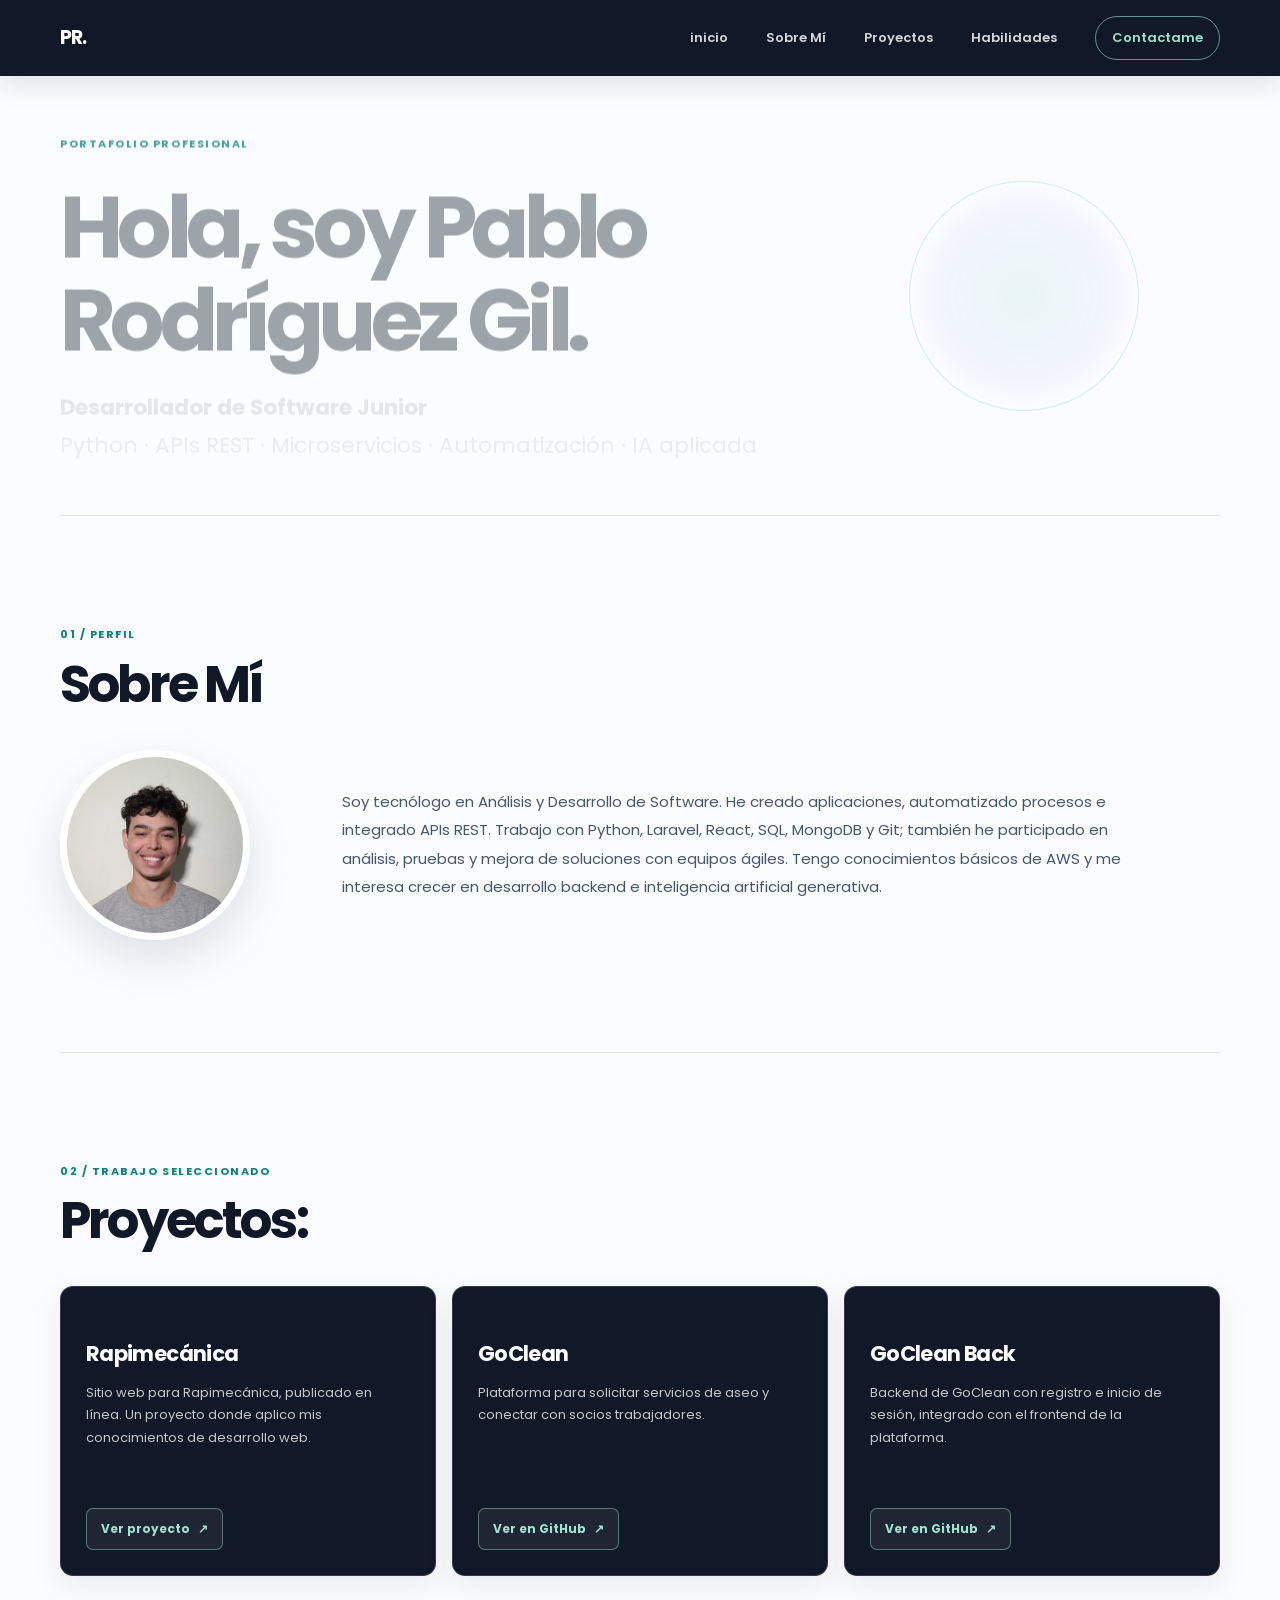
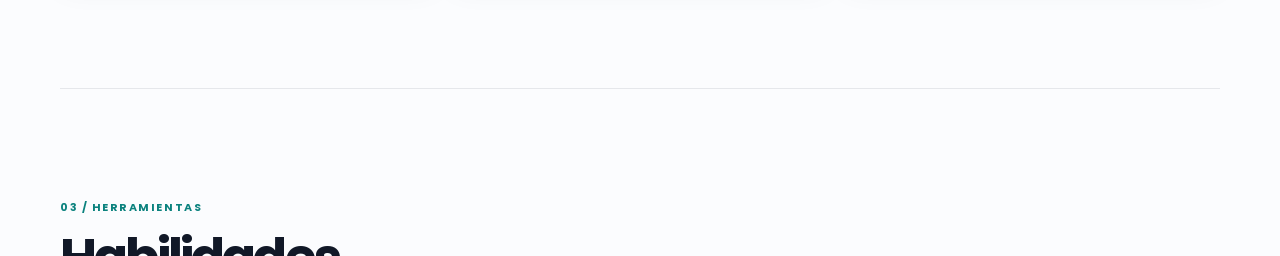
<file: index.html>
<!doctype html>
<html lang="es">
  <head>
    <meta charset="utf-8">
    <meta name="viewport" content="width=device-width, initial-scale=1">
    <meta http-equiv="refresh" content="0; url=/pagina.html">
    <link rel="canonical" href="/pagina.html">
    <title>Portafolio de Pablo Rodríguez Gil</title>
  </head>
  <body>
    <p>Abriendo el portafolio… <a href="/pagina.html">Continuar</a></p>
  </body>
</html>
</file>
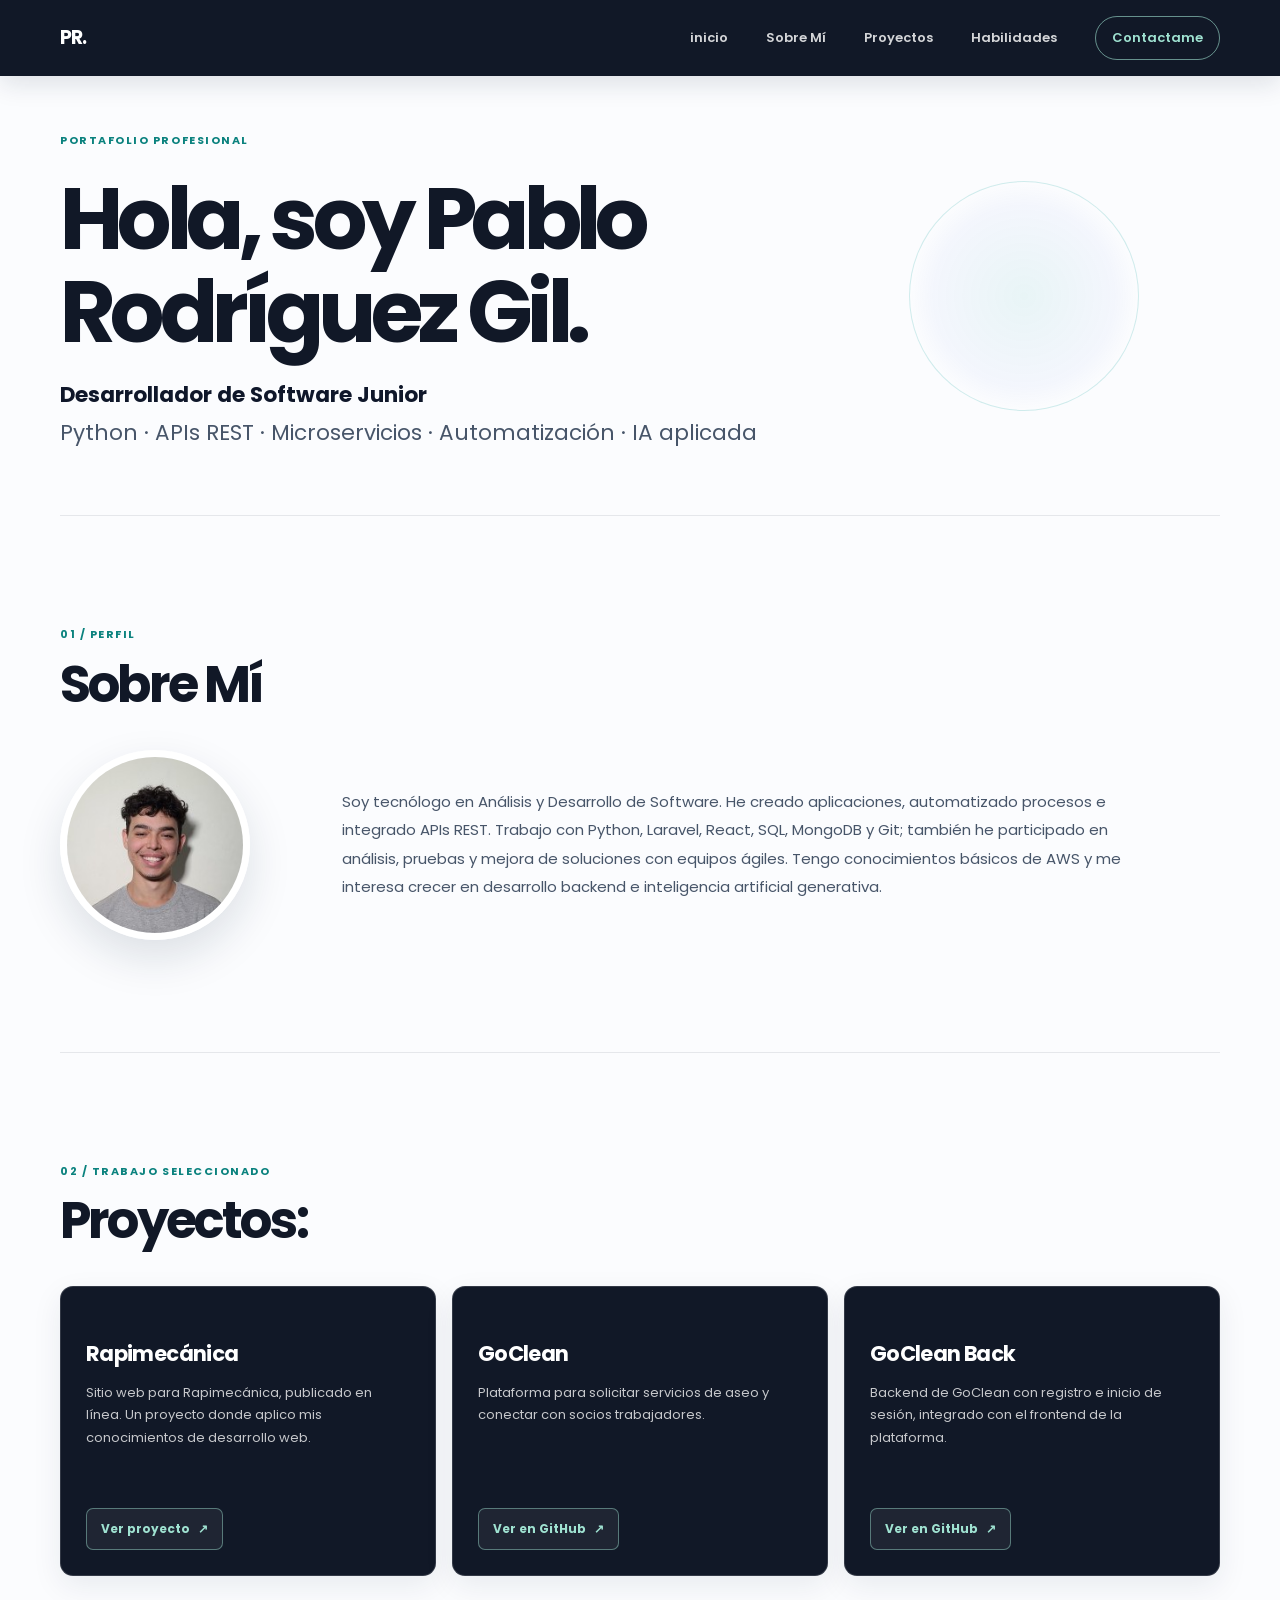
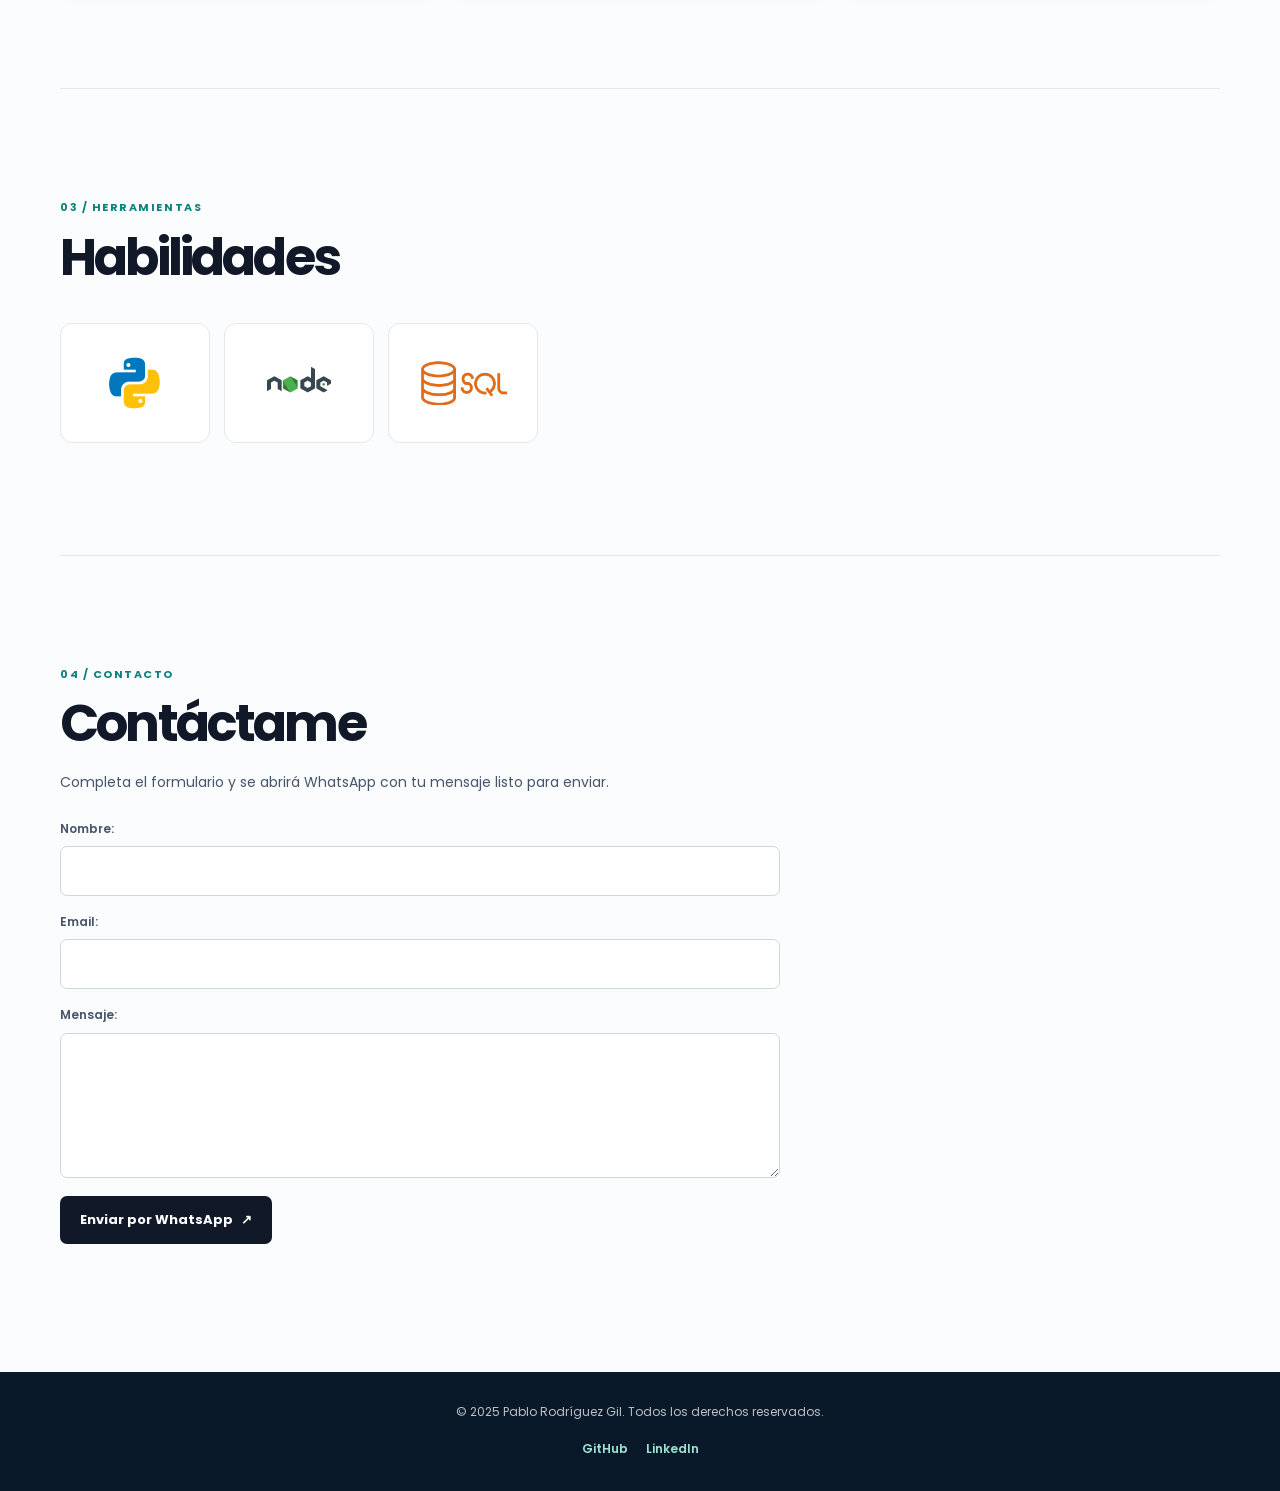
<file: pagina.html>
<!DOCTYPE html>
<html lang="es">
<head>
    <meta charset="UTF-8">
    <meta name="viewport" content="width=device-width, initial-scale=1.0">
    <title>Pablo Rodríguez Gil | Portafolio</title>
    <link rel="stylesheet" href="pagina.css">
    <link href="https://fonts.googleapis.com/css2?family=Poppins:wght@400;600&display=swap" rel="stylesheet">
</head>
<body>
    <header>
        <div class="header-content">
            <button class="menu-toggle" type="button" aria-label="Abrir men&#250;" aria-expanded="false" aria-controls="primary-navigation">
                <span class="hamburger" aria-hidden="true"><span></span><span></span><span></span></span>
            </button>
            <nav aria-label="Navegaci&oacute;n principal">
                <ul id="primary-navigation">
                    <li><a href="#inicio">inicio</a></li>
                    <li><a href="#sobre-mi">Sobre M&iacute;</a></li>
                    <li><a href="#proyectos">Proyectos</a></li>
                    <li><a href="#habilidades">Habilidades</a></li>
                    <li><a href="#contacto">Contactame</a></li>
                </ul>
            </nav>
        </div>
    </header>
    
    <main class="container">
        <section id="inicio">
            <h1>Hola, soy Pablo Rodríguez Gil.</h1>
            <p>Desarrollador de Software Junior
Python · APIs REST · Microservicios · Automatización · IA aplicada</p>
        </section>

        <section id="sobre-mi">
            <h2>Sobre Mí</h2>
            <div class="contenido">
                <img src="img/foto.jpeg" alt="Foto de perfil de Pablo Rodríguez Gil" class="foto-perfil">
                <p>Soy tecnólogo en Análisis y Desarrollo de Software. He creado aplicaciones, automatizado procesos e integrado APIs REST. Trabajo con Python, Laravel, React, SQL, MongoDB y Git; también he participado en análisis, pruebas y mejora de soluciones con equipos ágiles. Tengo conocimientos básicos de AWS y me interesa crecer en desarrollo backend e inteligencia artificial generativa.</p>
            </div>
        </section>

        <section id="proyectos">
            <h2>Proyectos:</h2>
            <div class="proyecto">
                <h3>Rapimecánica</h3>
                <p>Sitio web para Rapimecánica, publicado en línea. Un proyecto donde aplico mis conocimientos de desarrollo web.</p>
                <a class="my-button" href="https://rapimecanica.pablorodriguezgil7.workers.dev/" target="_blank" rel="noopener noreferrer">Ver proyecto</a>
            </div>
            <div class="proyecto">
                <h3>GoClean</h3>
                <p>Plataforma para solicitar servicios de aseo y conectar con socios trabajadores.</p>
                <a class="my-button" href="https://github.com/tonguiino/GoClean" target="_blank" rel="noopener noreferrer">Ver en GitHub</a>
              </div>
              <div class="proyecto">
                <h3>GoClean Back</h3>
                <p>Backend de GoClean con registro e inicio de sesión, integrado con el frontend de la plataforma.</p>
                <a class="my-button" href="https://github.com/tonguiino/GoClean_back" target="_blank" rel="noopener noreferrer">Ver en GitHub</a>
              </div>
        </section>

        <section id="habilidades">
            <h2>Habilidades</h2>
            <div class="icon-row">
                <img src="img/python.png" alt="Python">
                <img src="img/node.png" alt="Node.js">
                <img src="img/sql.png" alt="SQL">
            </div>
        </section>

        <section id="contacto">
            <h2>Contáctame</h2>
            <p class="contact-hint">Completa el formulario y se abrirá WhatsApp con tu mensaje listo para enviar.</p>
            <form id="formulario-contacto">
                <div class="form-group">
                    <input type="text" id="nombre" name="nombre" placeholder=" " required>
                    <label for="nombre">Nombre:</label>
                </div>
                <div class="form-group">
                    <input type="email" id="email" name="email" placeholder=" " required>
                    <label for="email">Email:</label>
                </div>
                <div class="form-group">
                    <textarea id="mensaje" name="mensaje" rows="5" placeholder=" " required></textarea>
                    <label for="mensaje">Mensaje:</label>
                </div>
                <button type="submit" class="btn-submit">Enviar por WhatsApp <span aria-hidden="true">↗</span></button>
                <p class="form-feedback" id="form-feedback" aria-live="polite"></p>
            </form>
        </section>
    </main>

    <footer>
        <p>&copy; 2025 Pablo Rodríguez Gil. Todos los derechos reservados.</p>
        <ul class="social-links">
            <li><a href="https://github.com/pablogil25" target="_blank" rel="noopener noreferrer">GitHub</a></li>
            <li><a href="https://www.linkedin.com/in/pablo-rodriguez-gil-692468261/" target="_blank" rel="noopener noreferrer">LinkedIn</a></li>
        </ul>
    </footer>

    <script src="pagina.js" defer></script>
</body>
</html>
</file>
<file: pagina.css>
@import url("styles/variables.css");

/* Estilos para pagina.html: se conserva la estructura y sus clases actuales. */
:root {
    --primary-color: var(--color-secondary-hover, #10243a);
    --primary-hover: var(--color-primary-active, #1c3a57);
    --secondary-color: var(--color-accent-soft, #e9f0ed);
    --accent-color: var(--color-accent, #0f9f9a);
    --accent-dark: var(--color-accent-hover, #0b827e);
    --background-color: var(--color-background, #f7f8f6);
    --surface-color: var(--color-surface, #ffffff);
    --text-color: var(--color-text-primary, #172a3a);
    --muted-color: var(--color-text-secondary, #526574);
    --border-color: var(--color-border, #dfe5e6);
    --white: var(--color-text-inverse, #ffffff);
    --content-width: 1160px;
    --header-height: 76px;
}

*, *::before, *::after {
    box-sizing: border-box;
}

html {
    scroll-behavior: smooth;
    scroll-padding-top: calc(var(--header-height) + 18px);
}

body {
    margin: 0;
    background: var(--background-color);
    color: var(--text-color);
    font-family: "Poppins", Arial, sans-serif;
    font-size: 16px;
    line-height: 1.7;
    -webkit-font-smoothing: antialiased;
}

img {
    display: block;
    max-width: 100%;
}

a {
    color: inherit;
}

.container {
    width: min(var(--content-width), calc(100% - 48px));
    margin: 0 auto;
}

section[id] {
    scroll-margin-top: calc(var(--header-height) + 18px);
}

/* Navegación */
header {
    position: sticky;
    z-index: 1000;
    top: 0;
    background: var(--primary-color);
    color: var(--white);
    box-shadow: 0 8px 24px rgba(16, 36, 58, .12);
}

.header-content {
    display: flex;
    width: min(var(--content-width), calc(100% - 48px));
    min-height: var(--header-height);
    align-items: center;
    justify-content: space-between;
    gap: 24px;
    margin: 0 auto;
}

.header-content::before {
    content: "PR.";
    color: var(--white);
    font-size: 19px;
    font-weight: 700;
    letter-spacing: -.06em;
}

header nav {
    margin-left: auto;
}

header nav ul {
    display: flex;
    align-items: center;
    justify-content: flex-end;
    gap: clamp(18px, 3vw, 38px);
    margin: 0;
    padding: 0;
    list-style: none;
}

header nav ul li a {
    position: relative;
    display: inline-flex;
    min-height: 44px;
    align-items: center;
    color: rgba(255, 255, 255, .82);
    font-size: 13px;
    font-weight: 600;
    text-decoration: none;
    transition: color .2s ease;
}

header nav ul li a:hover,
header nav ul li a:focus-visible {
    color: #9fe2d1;
}

header nav ul li:last-child a {
    padding: 0 16px;
    border: 1px solid rgba(159, 226, 209, .6);
    border-radius: 999px;
    color: #9fe2d1;
}

.menu-toggle {
    display: none;
    min-width: 44px;
    min-height: 44px;
    align-items: center;
    justify-content: center;
    border: 0;
    border-radius: 9px;
    background: transparent;
    color: var(--white);
    cursor: pointer;
}

.hamburger {
    display: grid;
    width: 23px;
    gap: 5px;
}

.hamburger span {
    display: block;
    width: 100%;
    height: 2px;
    border-radius: 2px;
    background: currentColor;
    transition: transform .2s ease, opacity .2s ease;
}

.menu-toggle[aria-expanded="true"] .hamburger span:first-child {
    transform: translateY(7px) rotate(45deg);
}

.menu-toggle[aria-expanded="true"] .hamburger span:nth-child(2) {
    opacity: 0;
}

.menu-toggle[aria-expanded="true"] .hamburger span:last-child {
    transform: translateY(-7px) rotate(-45deg);
}

.menu-toggle:focus-visible,
header nav a:focus-visible,
.my-button:focus-visible,
footer a:focus-visible {
    outline: 3px solid #f4a261;
    outline-offset: 4px;
}

/* Presentación */
#inicio {
    position: relative;
    overflow: hidden;
    display: flex;
    min-height: min(440px, calc(100vh - var(--header-height)));
    flex-direction: column;
    align-items: flex-start;
    justify-content: center;
    padding: 52px 0 60px;
    border-bottom: 1px solid var(--border-color);
}

#inicio::before {
    position: relative;
    z-index: 1;
    margin-bottom: 22px;
    color: var(--accent-dark);
    content: "PORTAFOLIO PROFESIONAL";
    font-size: 11px;
    font-weight: 700;
    letter-spacing: .14em;
    animation: fade-up .55s both;
}

#inicio::after {
    position: absolute;
    top: 50%;
    right: 7%;
    width: clamp(130px, 19vw, 230px);
    aspect-ratio: 1;
    transform: translateY(-50%);
    border: 1px solid rgba(15, 159, 154, .18);
    border-radius: 50%;
    background: radial-gradient(circle, rgba(15, 159, 154, .08), rgba(37, 88, 217, .035) 56%, transparent 70%);
    content: "";
    pointer-events: none;
    animation: float 7s ease-in-out infinite;
}

#inicio h1 {
    position: relative;
    z-index: 1;
    max-width: 820px;
    margin: 0 0 18px;
    color: var(--primary-color);
    font-size: clamp(2.7rem, 7vw, 5.4rem);
    font-weight: 700;
    letter-spacing: -.065em;
    line-height: 1.08;
    animation: fade-up .7s .08s both;
}

#inicio p {
    position: relative;
    z-index: 1;
    max-width: 720px;
    margin: 0;
    color: var(--muted-color);
    font-size: clamp(1.05rem, 2.1vw, 1.35rem);
    line-height: 1.75;
    white-space: pre-line;
    animation: fade-up .7s .18s both;
}

#inicio p::first-line {
    color: var(--text-color);
    font-weight: 700;
}

/* Sobre mí */
#sobre-mi {
    padding: clamp(72px, 9vw, 112px) 0;
    border-bottom: 1px solid var(--border-color);
}

#sobre-mi h2,
#proyectos h2,
#habilidades h2,
#contacto h2 {
    margin: 0 0 36px;
    color: var(--primary-color);
    font-size: clamp(2rem, 4.5vw, 3.2rem);
    font-weight: 700;
    letter-spacing: -.055em;
    line-height: 1.15;
}

#sobre-mi h2::before,
#proyectos h2::before,
#habilidades h2::before,
#contacto h2::before {
    display: block;
    margin-bottom: 14px;
    color: var(--accent-dark);
    font-family: "Poppins", Arial, sans-serif;
    font-size: 11px;
    font-weight: 700;
    letter-spacing: .14em;
}

#sobre-mi h2::before { content: "01 / PERFIL"; }

#sobre-mi .contenido {
    display: grid;
    grid-template-columns: minmax(150px, 210px) minmax(0, 1fr);
    align-items: center;
    gap: clamp(28px, 6vw, 72px);
}

#sobre-mi .foto-perfil {
    width: 190px;
    height: 190px;
    margin: 0;
    border: 7px solid var(--white);
    border-radius: 50%;
    object-fit: cover;
    box-shadow: 0 18px 44px rgba(16, 36, 58, .13);
}

#sobre-mi .contenido p {
    max-width: 800px;
    margin: 0;
    color: var(--muted-color);
    font-size: 15px;
    line-height: 1.9;
}

/* Proyectos */
#proyectos {
    display: grid;
    grid-template-columns: repeat(3, minmax(0, 1fr));
    gap: 16px;
    padding: clamp(72px, 9vw, 112px) 0;
    border-bottom: 1px solid var(--border-color);
}

#proyectos h2 {
    grid-column: 1 / -1;
    margin-bottom: 20px;
}

#proyectos h2::before { content: "02 / TRABAJO SELECCIONADO"; }

.proyecto {
    display: flex;
    min-width: 0;
    min-height: 290px;
    flex-direction: column;
    margin: 0;
    padding: 25px;
    border: 1px solid rgba(255, 255, 255, .14);
    border-radius: 13px;
    background: var(--primary-color);
    color: var(--white);
    box-shadow: 0 10px 30px rgba(16, 36, 58, .08);
    transition: transform .2s ease, box-shadow .2s ease, border-color .2s ease;
}

.proyecto:hover {
    transform: translateY(-5px);
    border-color: rgba(15, 159, 154, .6);
    box-shadow: 0 18px 38px rgba(16, 36, 58, .16);
}

.proyecto h3 {
    margin: 24px 0 10px;
    font-size: 21px;
    letter-spacing: -.03em;
}

.proyecto p {
    margin: 0 0 22px;
    color: rgba(255, 255, 255, .76);
    font-size: 13px;
    line-height: 1.75;
}

.my-button {
    display: inline-flex;
    width: fit-content;
    min-height: 42px;
    align-items: center;
    justify-content: center;
    gap: 8px;
    margin-top: auto;
    padding: 0 14px;
    border: 1px solid rgba(159, 226, 209, .45);
    border-radius: 7px;
    background: rgba(255, 255, 255, .06);
    color: #9fe2d1;
    font-size: 12px;
    font-weight: 700;
    text-decoration: none;
    transition: background .2s ease, color .2s ease;
}

.my-button::after {
    content: "↗";
}

.my-button:hover {
    background: #9fe2d1;
    color: var(--primary-color);
}

/* Habilidades */
#habilidades {
    padding: clamp(72px, 9vw, 112px) 0;
    border-bottom: 1px solid var(--border-color);
}

#habilidades h2::before { content: "03 / HERRAMIENTAS"; }

.icon-row {
    display: grid;
    grid-template-columns: repeat(3, minmax(100px, 150px));
    justify-content: start;
    gap: 14px;
    margin-top: 0;
}

.icon-row img {
    width: 100%;
    height: 120px;
    padding: 27px;
    border: 1px solid var(--border-color);
    border-radius: 12px;
    background: var(--surface-color);
    object-fit: contain;
    transition: transform .2s ease, box-shadow .2s ease, border-color .2s ease;
}

.icon-row img:hover {
    transform: translateY(-4px);
    border-color: rgba(15, 159, 154, .45);
    box-shadow: 0 12px 28px rgba(16, 36, 58, .1);
}

/* Contacto */
#contacto {
    padding: clamp(72px, 9vw, 112px) 0;
}

#contacto h2::before { content: "04 / CONTACTO"; }

#formulario-contacto {
    display: grid;
    width: min(100%, 720px);
    gap: 16px;
    margin: 0;
}

.form-group {
    position: relative;
    display: flex;
    flex-direction: column;
    gap: 7px;
    margin: 0;
}

.form-group label {
    position: static;
    order: 0;
    transform: none;
    color: var(--muted-color);
    font-size: 12px;
    font-weight: 600;
    pointer-events: auto;
}

.form-group input,
.form-group textarea {
    order: 1;
    width: 100%;
    padding: 12px 14px;
    border: 1px solid #cfd9da;
    border-radius: 7px;
    background: var(--surface-color);
    color: var(--text-color);
    font: inherit;
    font-size: 14px;
    caret-color: var(--accent-dark);
}

.form-group input {
    min-height: 48px;
}

.form-group textarea {
    min-height: 130px;
    resize: vertical;
}

.form-group input::placeholder,
.form-group textarea::placeholder {
    color: transparent;
}

.form-group input:focus,
.form-group textarea:focus {
    border-color: var(--accent-dark);
    outline: 3px solid rgba(15, 159, 154, .14);
}

.btn-submit {
    display: inline-flex;
    width: fit-content;
    min-height: 48px;
    align-items: center;
    justify-content: center;
    margin-top: 2px;
    padding: 0 20px;
    border: 0;
    border-radius: 7px;
    background: var(--primary-color);
    color: var(--white);
    font: inherit;
    font-size: 13px;
    font-weight: 700;
    cursor: pointer;
    transition: background .2s ease, transform .2s ease;
}

.btn-submit:hover {
    transform: translateY(-2px);
    background: var(--primary-hover);
}

.contact-hint {
    max-width: 680px;
    margin: -18px 0 24px;
    color: var(--muted-color);
    font-size: 14px;
}

.form-feedback {
    margin: 0;
    color: var(--accent-dark);
    font-size: 13px;
    font-weight: 600;
}

.form-feedback a {
    color: var(--primary-color);
    font-weight: 700;
    text-underline-offset: 3px;
}

.btn-submit span {
    margin-left: 8px;
}

/* Pie de página */
footer {
    padding: 30px 24px;
    background: #0a1929;
    color: var(--white);
    text-align: center;
}

footer p {
    margin: 0 0 12px;
    color: rgba(255, 255, 255, .72);
    font-size: 12px;
}

footer .social-links {
    display: flex;
    flex-wrap: wrap;
    justify-content: center;
    gap: 18px;
    margin: 0;
    padding: 0;
    list-style: none;
}

footer .social-links a {
    color: #9fe2d1;
    font-size: 12px;
    font-weight: 600;
    text-decoration: none;
}

footer .social-links a:hover {
    color: var(--white);
}

/* Adaptación a tablet y móvil */
@media (max-width: 900px) {
    #proyectos {
        grid-template-columns: repeat(2, minmax(0, 1fr));
    }

    .proyecto:last-of-type {
        grid-column: 1 / -1;
    }
}

@media (max-width: 680px) {
    :root {
        --header-height: 66px;
    }

    .container,
    .header-content {
        width: min(100% - 36px, var(--content-width));
    }

    .menu-toggle {
        display: inline-flex;
    }

    header nav {
        position: absolute;
        top: 100%;
        right: 0;
        left: 0;
        margin: 0;
        background: var(--primary-color);
        box-shadow: 0 12px 24px rgba(16, 36, 58, .16);
    }

    header nav ul {
        display: none;
        align-items: stretch;
        flex-direction: column;
        gap: 2px;
        padding: 8px 18px 18px;
        border-top: 1px solid rgba(159, 226, 209, .35);
    }

    header nav ul.show {
        display: flex;
    }

    header nav ul li a {
        display: flex;
        min-height: 46px;
        padding: 8px 4px;
    }

    header nav ul li:last-child a {
        width: fit-content;
        margin-top: 8px;
        padding-inline: 14px;
    }

    #inicio {
        min-height: 0;
        padding-block: 78px;
    }

    #inicio::after {
        top: auto;
        right: -30px;
        bottom: 20px;
        width: 145px;
        transform: none;
        opacity: .75;
    }

    #inicio h1 {
        font-size: clamp(2.7rem, 12vw, 4.2rem);
    }

    #sobre-mi .contenido {
        grid-template-columns: 1fr;
        gap: 27px;
    }

    #sobre-mi .foto-perfil {
        width: 150px;
        height: 150px;
    }

    #proyectos {
        grid-template-columns: 1fr;
    }

    .proyecto,
    .proyecto:last-of-type {
        min-height: 250px;
        grid-column: auto;
    }

    .icon-row {
        grid-template-columns: repeat(3, minmax(0, 1fr));
        gap: 10px;
    }

    .icon-row img {
        height: 96px;
        padding: 20px;
    }
}

@media (max-width: 400px) {
    .container,
    .header-content {
        width: min(100% - 28px, var(--content-width));
    }

    #inicio {
        min-height: 0;
    }

    #inicio h1 {
        font-size: 2.55rem;
    }

    #proyectos h2,
    #sobre-mi h2,
    #habilidades h2,
    #contacto h2 {
        font-size: 2rem;
    }

    .icon-row img {
        height: 82px;
        padding: 16px;
    }
}

@keyframes fade-up {
    from { opacity: 0; transform: translateY(14px); }
    to { opacity: 1; transform: translateY(0); }
}

@keyframes float {
    0%, 100% { translate: 0 0; }
    50% { translate: 0 -14px; }
}

@media (prefers-reduced-motion: reduce) {
    *,
    *::before,
    *::after {
        scroll-behavior: auto !important;
        transition-duration: .01ms !important;
        animation-duration: .01ms !important;
        animation-iteration-count: 1 !important;
    }
}
</file>
